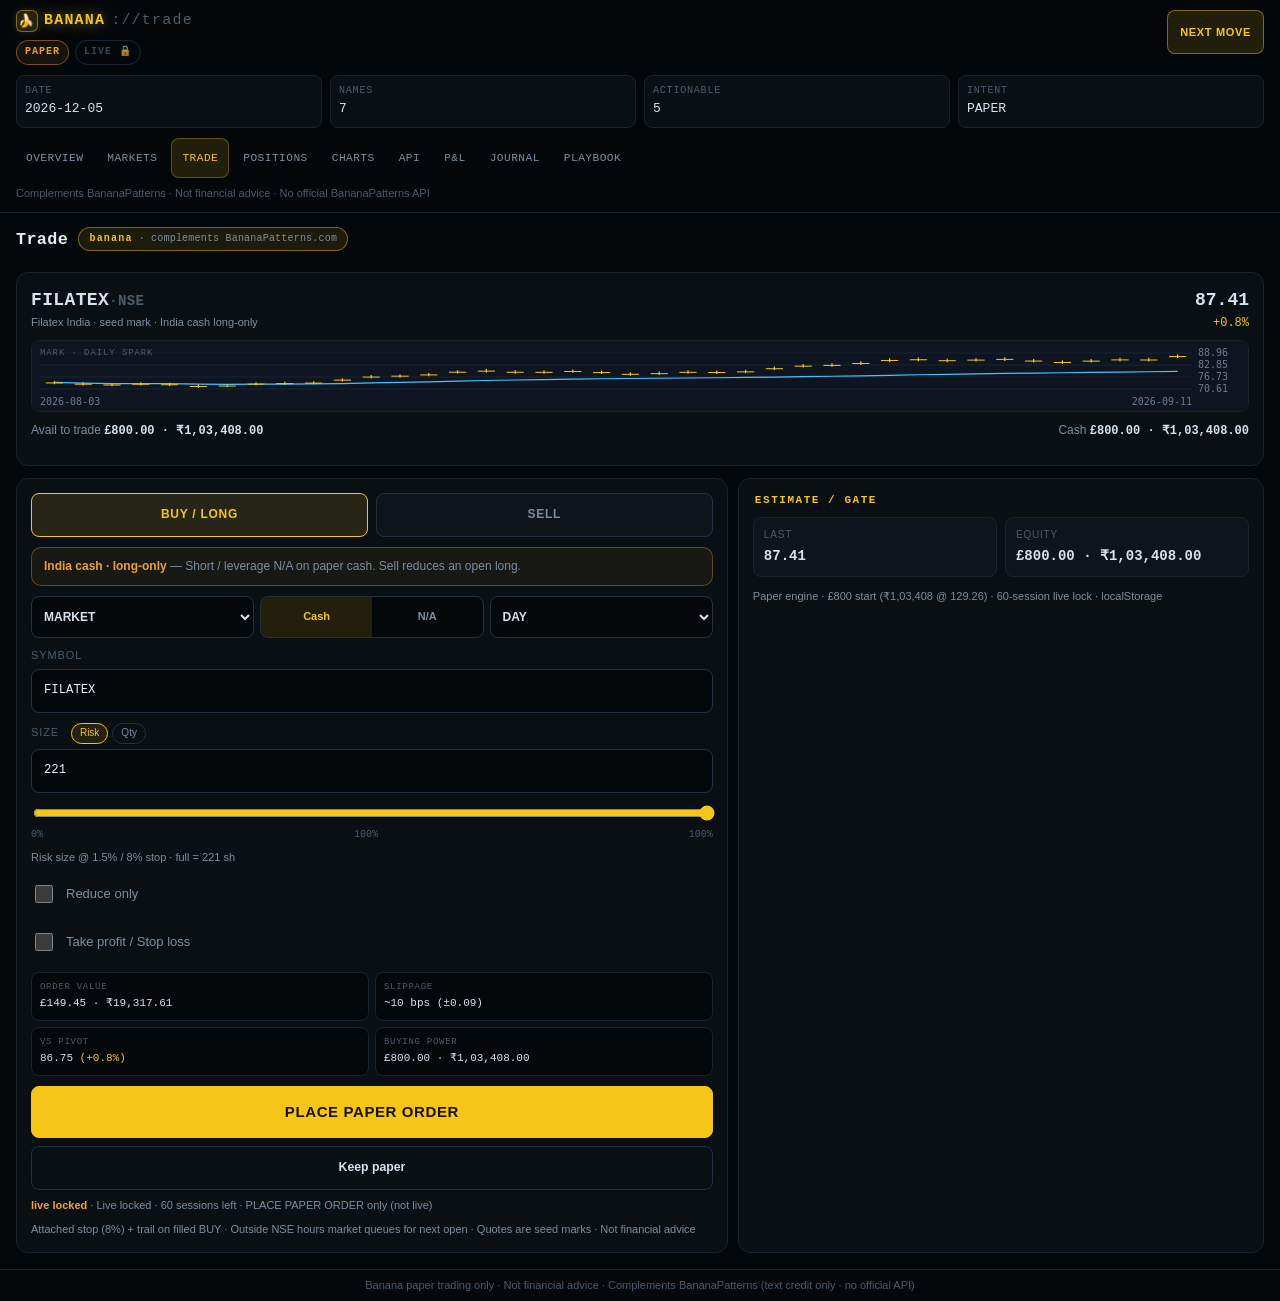
<file: index.html>
<!DOCTYPE html>
<html lang="en">
<head>
  <meta charset="utf-8" />
  <meta name="viewport" content="width=device-width, initial-scale=1, viewport-fit=cover" />
  <meta name="theme-color" content="#05080b" />
  <meta name="description" content="Banana paper desk for BananaPatterns — Karl Smith's private NSE paper-trading blotter (VCP / Blue sky). Not financial advice." />
  <meta name="application-name" content="Banana" />
  <meta name="mobile-web-app-capable" content="yes" />
  <meta name="apple-mobile-web-app-capable" content="yes" />
  <meta name="apple-mobile-web-app-status-bar-style" content="black-translucent" />
  <meta name="apple-mobile-web-app-title" content="Banana" />
  <title>BANANA :: trade</title>
  <link rel="manifest" href="./manifest.webmanifest" />
  <link rel="icon" type="image/png" sizes="192x192" href="./icons/icon-192.png" />
  <link rel="icon" type="image/png" sizes="512x512" href="./icons/icon-512.png" />
  <link rel="apple-touch-icon" href="./icons/apple-touch-icon.png" />
  <link rel="stylesheet" href="./styles.css" />
</head>
<body>
  <div class="desk-root">
    <header class="top safe-top">
      <div class="top-row">
        <div class="brand-block">
          <div class="logo"><span class="logo-chip" title="Banana" aria-hidden="true">🍌</span><i>BANANA</i><b>://trade</b></div>
          <div class="mode-pills" id="mode-pills">
            <span class="mode-pill paper on" id="pill-paper">PAPER</span>
            <span class="mode-pill live locked" id="pill-live" title="Live hard-locked">LIVE 🔒</span>
          </div>
        </div>
        <button type="button" class="btn-next" id="btn-next-move" title="Next playbook move">Next move</button>
      </div>
      <div class="stats" id="header-stats">
        <div class="stat"><div class="k">Date</div><div class="v" id="stat-date">—</div></div>
        <div class="stat"><div class="k">Names</div><div class="v" id="stat-names">—</div></div>
        <div class="stat"><div class="k">Actionable</div><div class="v" id="stat-actionable">—</div></div>
        <div class="stat"><div class="k">Intent</div><div class="v" id="stat-intent">—</div></div>
      </div>
      <nav class="desktop-nav" id="desktop-nav" aria-label="Banana"></nav>
      <div class="disclaimer-row">
        Complements BananaPatterns · Not financial advice · No official BananaPatterns API
      </div>
    </header>

    <div class="install-banner" id="install-banner">
      <span>Add Banana to Home Screen for a standalone paper blotter.</span>
      <button type="button" class="btn primary sm" id="install-btn">Install</button>
    </div>

    <main class="view panel" id="view"></main>

    <footer class="desk-foot">
      Banana paper trading only · Not financial advice · Complements BananaPatterns
      (text credit only · no official API)
    </footer>

    <nav class="bottom safe-bottom" id="bottom-tabs" aria-label="Primary"></nav>
  </div>

  <div class="nm-modal" id="nm-modal" aria-hidden="true">
    <div class="nm-sheet" role="dialog" aria-labelledby="nm-title">
      <span class="nm-action" id="nm-action">…</span>
      <h2 id="nm-title">Next move</h2>
      <div class="nm-body" id="nm-body">Loading…</div>
      <div class="nm-meta" id="nm-meta"></div>
      <button type="button" class="btn secondary nm-close" id="nm-close">Close</button>
    </div>
  </div>

  <script src="./app.js"></script>
</body>
</html>
</file>
<file: styles.css>
/* BANANA://trade — BananaPatterns yellow on near-black (distinct from green DESK/LONA) */

:root {
  color-scheme: dark;
  --bg: #05080b;
  --panel: #0a0f14;
  --panel2: #0d141b;
  --line: #18232e;
  --line2: #233240;
  --ink: #d6e2ee;
  --dim: #7b8ea1;
  --faint: #4a5c6d;
  --acc: #F5C518;
  --acc2: #31a8ff;
  --warn: #f0a02a;
  --bad: #e8544a;
  --pos: #F5C518;
  --neg: #e8544a;
  --r: 10px;
  --tap: 44px;
  --mono: ui-monospace, SFMono-Regular, "SF Mono", Menlo, Consolas, monospace;
  --sans: -apple-system, BlinkMacSystemFont, "Segoe UI", Inter, Roboto, sans-serif;
  --safe-b: env(safe-area-inset-bottom, 0px);
  --safe-t: env(safe-area-inset-top, 0px);
  /* aliases used by older class names in views */
  --border: var(--line);
  --muted: var(--dim);
  --text: var(--ink);
  --bright: #e8eef6;
  --green: var(--acc); /* banana yellow — not DESK lime */
  --red: var(--bad);
  --amber: var(--warn);
  --blue: var(--acc2);
  --accent: var(--acc);
}

*,
*::before,
*::after {
  box-sizing: border-box;
  -webkit-tap-highlight-color: transparent;
}

html,
body {
  margin: 0;
  background: var(--bg);
  color: var(--ink);
  font-family: var(--sans);
  font-size: 14px;
  line-height: 1.45;
  -webkit-font-smoothing: antialiased;
  min-height: 100%;
  overscroll-behavior-y: none;
}

* {
  scrollbar-width: thin;
  scrollbar-color: var(--line) var(--bg);
}

a {
  color: var(--acc2);
  text-decoration: none;
}
a:hover {
  text-decoration: underline;
}

button,
input,
select,
textarea {
  font: inherit;
  color: inherit;
}
button {
  background: none;
  border: none;
  cursor: pointer;
}

.num,
.mono {
  font-family: var(--mono);
  font-variant-numeric: tabular-nums;
}

.pos { color: var(--pos); }
.neg { color: var(--neg); }
.dim { color: var(--dim); }
.faint { color: var(--faint); }
.acc { color: var(--acc); }
.acc2 { color: var(--acc2); }
.warn { color: var(--warn); }
.muted { color: var(--dim); }
.bright { color: var(--bright); }
.amber { color: var(--warn); }

.desk-root {
  min-height: 100vh;
  min-height: 100dvh;
  display: flex;
  flex-direction: column;
}

.safe-top { padding-top: var(--safe-t); }
.safe-bottom { padding-bottom: var(--safe-b); }

/* ---- Header ---- */
header.top {
  position: sticky;
  top: 0;
  z-index: 40;
  background: rgba(5, 8, 11, 0.92);
  backdrop-filter: blur(10px);
  border-bottom: 1px solid var(--line);
  padding: 10px 14px 10px;
}

.top-row {
  display: flex;
  align-items: flex-start;
  justify-content: space-between;
  gap: 10px;
  flex-wrap: wrap;
  margin-bottom: 10px;
}

.brand-block {
  display: flex;
  flex-direction: column;
  gap: 8px;
  min-width: 0;
}

.logo {
  font-family: var(--mono);
  font-weight: 700;
  letter-spacing: 0.08em;
  font-size: 15px;
  display: inline-flex;
  align-items: center;
  gap: 6px;
  flex-wrap: wrap;
}
.logo-chip {
  display: inline-flex;
  align-items: center;
  justify-content: center;
  width: 22px;
  height: 22px;
  border-radius: 6px;
  font-size: 13px;
  line-height: 1;
  background: rgba(240, 200, 42, 0.14);
  border: 1px solid rgba(240, 200, 42, 0.45);
  box-shadow: 0 0 10px rgba(240, 200, 42, 0.15);
  flex-shrink: 0;
}
.logo i {
  color: var(--acc);
  font-style: normal;
  text-shadow: 0 0 14px rgba(245, 197, 24, 0.55);
}
.logo b {
  color: var(--faint);
  font-weight: 500;
}
.host-badge {
  display: inline-flex;
  align-items: center;
  gap: 6px;
  flex-wrap: wrap;
  font-family: var(--mono);
  font-size: 10px;
  font-weight: 700;
  letter-spacing: 0.06em;
  text-transform: none;
  color: #FFE566;
  border: 1px solid rgba(245, 197, 24, 0.45);
  background: rgba(245, 197, 24, 0.1);
  padding: 4px 10px;
  border-radius: 999px;
  vertical-align: middle;
  max-width: 100%;
}
.host-badge .host-name {
  letter-spacing: 0.12em;
  text-transform: lowercase;
  color: #F5C518;
}
.host-badge .host-credit {
  font-weight: 500;
  letter-spacing: 0.02em;
  color: var(--dim);
  text-transform: none;
}

.mode-pills {
  display: flex;
  gap: 6px;
  align-items: center;
}

.mode-pill {
  display: inline-flex;
  align-items: center;
  gap: 4px;
  font-size: 10px;
  letter-spacing: 0.1em;
  text-transform: uppercase;
  padding: 4px 8px;
  border-radius: 999px;
  border: 1px solid var(--line2);
  color: var(--dim);
  font-family: var(--mono);
  font-weight: 700;
}
.mode-pill.paper.on {
  color: var(--warn);
  border-color: rgba(240, 160, 42, 0.45);
  background: rgba(240, 160, 42, 0.08);
}
.mode-pill.live.locked {
  color: var(--faint);
  opacity: 0.75;
}
.mode-pill.live.on {
  color: var(--acc);
  border-color: rgba(245, 197, 24, 0.45);
  background: rgba(245, 197, 24, 0.1);
}

.btn-next {
  appearance: none;
  border: 1px solid rgba(245, 197, 24, 0.45);
  background: rgba(245, 197, 24, 0.12);
  color: var(--acc);
  font: 600 11px/1 var(--sans);
  letter-spacing: 0.06em;
  text-transform: uppercase;
  padding: 10px 12px;
  border-radius: 8px;
  min-height: var(--tap);
  cursor: pointer;
  white-space: nowrap;
}
.btn-next:active {
  transform: scale(0.98);
  background: rgba(245, 197, 24, 0.2);
}

.stats {
  display: grid;
  grid-template-columns: repeat(4, 1fr);
  gap: 8px;
}
.stat {
  background: var(--panel);
  border: 1px solid var(--line);
  border-radius: 8px;
  padding: 8px;
}
.stat .k {
  font-size: 10px;
  letter-spacing: 0.08em;
  text-transform: uppercase;
  color: var(--faint);
  font-family: var(--mono);
}
.stat .v {
  font-family: var(--mono);
  font-size: 13px;
  margin-top: 2px;
  color: var(--ink);
}

nav.desktop-nav {
  display: none;
  gap: 4px;
  flex-wrap: wrap;
  margin-top: 10px;
}
nav.desktop-nav a {
  min-height: 40px;
  padding: 8px 10px;
  border-radius: 8px;
  font-size: 0.8rem;
  letter-spacing: 0.04em;
  text-transform: uppercase;
  color: var(--dim);
  display: inline-flex;
  align-items: center;
  text-decoration: none;
  font-family: var(--mono);
}
nav.desktop-nav a:hover {
  color: var(--ink);
  background: var(--panel2);
  text-decoration: none;
}
nav.desktop-nav a.active {
  background: rgba(245, 197, 24, 0.12);
  color: var(--acc);
  border: 1px solid rgba(245, 197, 24, 0.3);
}

.disclaimer-row {
  display: none;
  margin-top: 8px;
  font-size: 11px;
  color: var(--faint);
}

main.view,
main.panel {
  flex: 1;
  max-width: 1600px;
  width: 100%;
  margin: 0 auto;
  padding: 10px 12px 96px;
}

footer.desk-foot {
  border-top: 1px solid var(--line);
  font-size: 11px;
  color: var(--faint);
  padding: 8px 16px;
  text-align: center;
  margin-bottom: 64px;
}

/* ---- Bottom nav (6 tabs) ---- */
nav.bottom {
  position: fixed;
  left: 0;
  right: 0;
  bottom: 0;
  z-index: 50;
  background: rgba(10, 15, 20, 0.96);
  border-top: 1px solid var(--line);
  display: grid;
  grid-template-columns: repeat(6, 1fr);
  padding: 6px 2px calc(6px + var(--safe-b));
  backdrop-filter: blur(10px);
}
nav.bottom a,
nav.bottom button.tab {
  padding: 6px 2px;
  color: var(--dim);
  font-size: 9px;
  letter-spacing: 0.04em;
  text-transform: uppercase;
  min-height: var(--tap);
  display: flex;
  flex-direction: column;
  align-items: center;
  justify-content: center;
  gap: 2px;
  text-decoration: none;
  background: none;
  border: 0;
  cursor: pointer;
  font-family: var(--mono);
}
nav.bottom a.on,
nav.bottom a.active,
nav.bottom button.tab.on,
nav.bottom button.tab.active {
  color: var(--acc);
}
nav.bottom .ico {
  display: block;
  font-size: 14px;
  line-height: 1;
  margin-bottom: 1px;
}

.more-sheet {
  display: none;
  position: fixed;
  left: 0;
  right: 0;
  bottom: calc(58px + var(--safe-b));
  z-index: 49;
  border-top: 1px solid var(--line);
  background: rgba(10, 15, 20, 0.98);
  padding: 10px 12px;
  grid-template-columns: repeat(3, 1fr);
  gap: 8px;
}
.more-sheet.open { display: grid; }
.more-sheet a {
  min-height: 44px;
  border-radius: 8px;
  padding: 8px;
  font-size: 0.8rem;
  text-align: center;
  display: inline-flex;
  align-items: center;
  justify-content: center;
  background: var(--bg);
  color: var(--dim);
  border: 1px solid var(--line);
  text-decoration: none;
  font-family: var(--mono);
  text-transform: uppercase;
  letter-spacing: 0.04em;
}
.more-sheet a.active {
  background: rgba(245, 197, 24, 0.12);
  color: var(--acc);
  border-color: rgba(245, 197, 24, 0.35);
}

/* ---- Panels / tables / buttons ---- */
.space-y {
  display: flex;
  flex-direction: column;
  gap: 12px;
}

.desk-panel,
.card {
  background: var(--panel);
  border: 1px solid var(--line);
  border-radius: 12px;
}

.desk-scroll {
  overflow-x: auto;
  -webkit-overflow-scrolling: touch;
}

.desk-table {
  width: 100%;
  font-size: 0.875rem;
  font-family: var(--mono);
  border-collapse: collapse;
}
.desk-table th {
  text-align: left;
  color: var(--faint);
  font-weight: 500;
  font-size: 10px;
  text-transform: uppercase;
  letter-spacing: 0.08em;
  padding: 8px 12px;
  border-bottom: 1px solid var(--line);
  white-space: nowrap;
}
.desk-table td {
  padding: 10px 12px;
  border-bottom: 1px solid rgba(24, 35, 46, 0.8);
  white-space: nowrap;
}

.desk-btn,
.btn {
  padding: 12px 14px;
  min-height: var(--tap);
  border-radius: 8px;
  font-size: 0.875rem;
  font-weight: 700;
  transition: background 0.12s;
  border: 1px solid var(--line2);
  background: var(--panel2);
  cursor: pointer;
  display: inline-flex;
  align-items: center;
  justify-content: center;
  gap: 6px;
}
.desk-btn:hover:not(:disabled),
.btn:hover:not(:disabled) {
  background: rgba(35, 50, 64, 0.5);
}
.desk-btn:disabled,
.btn:disabled {
  opacity: 0.45;
  cursor: not-allowed;
}
.btn.sm {
  min-height: 36px;
  padding: 8px 12px;
  font-size: 12px;
}
.btn.primary,
.desk-btn-primary {
  background: rgba(245, 197, 24, 0.16);
  border-color: rgba(245, 197, 24, 0.4);
  color: var(--bright);
}
.btn.primary:hover:not(:disabled),
.desk-btn-primary:hover:not(:disabled) {
  background: rgba(245, 197, 24, 0.28);
}
.btn.live,
.btn.cta {
  background: var(--acc);
  color: #1a1400;
  border-color: var(--acc);
  width: 100%;
  font-size: 15px;
  padding: 14px;
  letter-spacing: 0.04em;
  text-transform: uppercase;
}
.btn.live.sell-mode {
  background: var(--bad);
  border-color: var(--bad);
  color: #fff;
}
.btn.secondary {
  width: 100%;
  margin-top: 8px;
  background: transparent;
  color: var(--ink);
}
.desk-btn-buy {
  background: rgba(245, 197, 24, 0.12);
  border-color: var(--acc);
  color: var(--acc);
}
.desk-btn-sell {
  background: rgba(232, 84, 74, 0.12);
  border-color: var(--bad);
  color: var(--bad);
}

.desk-input,
.field input,
.field select,
.field textarea {
  background: var(--bg);
  border: 1px solid var(--line2);
  border-radius: 8px;
  padding: 12px;
  min-height: var(--tap);
  font-size: 0.875rem;
  color: var(--bright);
  font-family: var(--mono);
  width: 100%;
  outline: none;
}
.desk-input:focus,
.field input:focus,
.field select:focus {
  border-color: var(--acc2);
}
textarea.desk-input {
  min-height: 80px;
  resize: vertical;
  font-family: inherit;
}

label.field,
.field {
  display: block;
  margin-bottom: 10px;
}
label.field > span,
.field > span,
label.field {
  font-size: 11px;
  color: var(--faint);
  letter-spacing: 0.08em;
  text-transform: uppercase;
}
label.field .desk-input,
.field input,
.field select {
  margin-top: 5px;
  display: block;
}

label.check,
.check-row {
  display: flex;
  align-items: center;
  gap: 10px;
  font-size: 13px;
  min-height: 40px;
  cursor: pointer;
  color: var(--dim);
  margin: 8px 0;
}
label.check input[type="checkbox"],
.check-row input {
  width: 18px;
  height: 18px;
  accent-color: var(--acc);
}

h1.page-title {
  color: var(--bright);
  font-size: 1.2rem;
  font-weight: 700;
  margin: 0;
  font-family: var(--mono);
  letter-spacing: 0.02em;
}
.page-sub {
  font-size: 0.85rem;
  color: var(--dim);
  margin: 2px 0 0;
}
.page-hint {
  font-size: 11px;
  color: var(--faint);
  margin: 4px 0 0;
}
.sec {
  font-size: 11px;
  letter-spacing: 0.14em;
  text-transform: uppercase;
  color: var(--acc);
  font-weight: 700;
  margin: 8px 2px;
  font-family: var(--mono);
}

.kpis {
  display: grid;
  grid-template-columns: repeat(2, minmax(0, 1fr));
  gap: 8px;
}
.kpi {
  padding: 12px;
}
.kpi-label {
  font-size: 10px;
  text-transform: uppercase;
  letter-spacing: 0.08em;
  color: var(--faint);
  font-family: var(--mono);
}
.kpi-val {
  margin-top: 4px;
  font-size: 0.875rem;
}

.money {
  font-family: var(--mono);
}
.money .gbp { display: block; line-height: 1.25; font-weight: 600; }
.money .inr {
  display: block;
  line-height: 1.25;
  font-size: 11px;
  opacity: 0.8;
  margin-top: 2px;
}

.grid-3, .grid-2 { display: grid; gap: 12px; }
.panel-head {
  padding: 8px 12px;
  border-bottom: 1px solid var(--line);
  display: flex;
  justify-content: space-between;
  align-items: center;
  gap: 8px;
  flex-wrap: wrap;
}
.panel-head h2,
.pad h2 {
  margin: 0;
  color: var(--bright);
  font-weight: 600;
  font-size: 0.85rem;
  font-family: var(--mono);
  letter-spacing: 0.04em;
  text-transform: uppercase;
}
.pad { padding: 14px; }
.pad-sm { padding: 12px; }
.empty {
  padding: 16px;
  font-size: 0.875rem;
  color: var(--dim);
  text-align: center;
}
.flex-end {
  display: flex;
  align-items: flex-end;
  justify-content: space-between;
  gap: 12px;
  flex-wrap: wrap;
}
.tag-row {
  display: flex;
  gap: 8px;
  flex-wrap: wrap;
}
.msg {
  font-size: 0.875rem;
  font-family: var(--mono);
  padding: 8px;
  border-radius: 8px;
  border: 1px solid;
}
.msg.ok {
  border-color: rgba(245, 197, 24, 0.4);
  color: var(--pos);
}
.msg.err {
  border-color: rgba(232, 84, 74, 0.4);
  color: var(--neg);
}
.tone-green { background: rgba(245, 197, 24, 0.07); } /* banana yellow panel tint */
.tone-red { background: rgba(232, 84, 74, 0.05); }
.tone-amber { border-color: rgba(240, 160, 42, 0.35); }
.banner {
  border: 1px solid var(--line2);
  background: var(--panel2);
  border-radius: 10px;
  padding: 10px 12px;
  margin-bottom: 10px;
  font-size: 12px;
  color: var(--dim);
}
.banner b { color: var(--warn); }
.warn-banner {
  border-color: rgba(240, 160, 42, 0.35);
  background: rgba(240, 160, 42, 0.06);
}
.pill {
  display: inline-block;
  padding: 2px 8px;
  border-radius: 999px;
  font-size: 10px;
  font-weight: 700;
  border: 1px solid var(--line2);
}
.pill.pos { color: var(--pos); background: rgba(245, 197, 24, 0.08); }
.pill.warn { color: var(--warn); background: rgba(240, 160, 42, 0.08); }
.pill.neg { color: var(--neg); background: rgba(232, 84, 74, 0.08); }

code {
  color: var(--acc2);
  font-size: 0.85em;
}

.install-banner {
  display: none;
  max-width: 1600px;
  margin: 8px auto 0;
  padding: 8px 12px;
  font-size: 12px;
  color: var(--ink);
  background: var(--panel);
  border: 1px solid var(--line);
  border-radius: 10px;
  align-items: center;
  justify-content: space-between;
  gap: 8px;
  width: calc(100% - 24px);
}
.install-banner.show { display: flex; }

.w-full { width: 100%; }
.hidden { display: none !important; }
.side-buy, .side-sell { flex: 1; }

canvas.chart {
  width: 100%;
  display: block;
  border-radius: 8px;
  border: 1px solid var(--line);
  background: var(--bg);
}
.truncate {
  overflow: hidden;
  text-overflow: ellipsis;
  max-width: 220px;
}

/* ---- Trade ticket (HL-like) ---- */
.tr-head {
  display: flex;
  justify-content: space-between;
  align-items: flex-start;
  gap: 10px;
  margin-bottom: 8px;
}
.tr-pair {
  font-size: 18px;
  font-weight: 800;
  letter-spacing: 0.02em;
  font-family: var(--mono);
}
.tr-pair .q {
  color: var(--faint);
  font-weight: 600;
  font-size: 14px;
}
.tr-px { text-align: right; }
.tr-px .mid {
  font-size: 18px;
  font-weight: 700;
  font-family: var(--mono);
}
.tr-px .chg {
  font-size: 12px;
  margin-top: 2px;
  font-family: var(--mono);
}
.sub {
  color: var(--dim);
  font-size: 11px;
  margin-top: 2px;
}
.avail-row {
  display: flex;
  justify-content: space-between;
  gap: 8px;
  font-size: 12px;
  margin: 6px 0 10px;
  color: var(--dim);
}
.avail-row b {
  color: var(--ink);
  font-family: var(--mono);
}
.chart-box {
  height: 72px;
  margin: 0 0 10px;
  border: 1px solid var(--line);
  border-radius: 8px;
  background: var(--bg);
  position: relative;
  overflow: hidden;
}
.chart-box canvas {
  width: 100%;
  height: 100%;
  display: block;
}
.chart-label {
  position: absolute;
  left: 8px;
  top: 6px;
  font-size: 9px;
  letter-spacing: 0.1em;
  text-transform: uppercase;
  color: var(--faint);
  z-index: 1;
  font-family: var(--mono);
}

.side {
  display: grid;
  grid-template-columns: 1fr 1fr;
  gap: 8px;
  margin-bottom: 10px;
}
.side button {
  padding: 12px;
  border-radius: 8px;
  border: 1px solid var(--line2);
  background: var(--panel2);
  font-weight: 700;
  letter-spacing: 0.06em;
  min-height: var(--tap);
  text-transform: uppercase;
  font-size: 12px;
  color: var(--dim);
}
.side button.buy.on {
  background: rgba(245, 197, 24, 0.12);
  border-color: var(--acc);
  color: var(--acc);
}
.side button.sell.on {
  background: rgba(232, 84, 74, 0.12);
  border-color: var(--bad);
  color: var(--bad);
}
.side button:disabled {
  opacity: 0.4;
  cursor: not-allowed;
}

.mode-row {
  display: grid;
  grid-template-columns: 1fr 1fr 1fr;
  gap: 6px;
  margin-bottom: 10px;
}
.mode-row select,
.seg {
  width: 100%;
  background: var(--bg);
  border: 1px solid var(--line2);
  border-radius: 8px;
  padding: 10px 8px;
  font-size: 12px;
  font-weight: 700;
  min-height: 42px;
}
.seg {
  display: grid;
  grid-template-columns: 1fr 1fr;
  padding: 0;
  overflow: hidden;
}
.seg button {
  padding: 10px 4px;
  font-size: 11px;
  font-weight: 700;
  color: var(--dim);
}
.seg button.on {
  background: rgba(245, 197, 24, 0.12);
  color: var(--acc);
}

.size-toggle {
  display: inline-flex;
  gap: 4px;
  margin-left: 8px;
  vertical-align: middle;
}
.size-toggle button {
  font-size: 10px;
  padding: 2px 8px;
  border-radius: 999px;
  border: 1px solid var(--line2);
  color: var(--dim);
  text-transform: none;
  letter-spacing: 0;
  min-height: auto;
}
.size-toggle button.on {
  border-color: var(--acc);
  color: var(--acc);
  background: rgba(245, 197, 24, 0.1);
}

.slider-wrap { margin: 4px 0 12px; }
.slider-wrap input[type="range"] {
  width: 100%;
  accent-color: var(--acc);
}
.pct-row {
  display: flex;
  justify-content: space-between;
  font-size: 10px;
  color: var(--faint);
  margin-top: 2px;
  font-family: var(--mono);
}

.tpsl-fields {
  display: grid;
  grid-template-columns: 1fr 1fr;
  gap: 8px;
  margin-bottom: 8px;
}
.est-grid {
  display: grid;
  grid-template-columns: 1fr 1fr;
  gap: 6px;
  margin: 10px 0;
  font-size: 11px;
}
.est-grid .e {
  background: var(--bg);
  border: 1px solid var(--line);
  border-radius: 8px;
  padding: 8px;
}
.est-grid .k {
  color: var(--faint);
  font-size: 9px;
  letter-spacing: 0.08em;
  text-transform: uppercase;
  font-family: var(--mono);
}
.est-grid .v {
  font-family: var(--mono);
  margin-top: 2px;
}

.trade-layout { display: grid; gap: 10px; }
.ticket-grid { display: grid; gap: 12px; }
.play-grid { display: grid; gap: 12px; }
.halt-cap {
  margin-top: 8px;
  font-size: 11px;
  color: var(--dim);
}
.halt-cap b { color: var(--warn); }

/* Next-move modal */
.nm-modal {
  position: fixed;
  inset: 0;
  z-index: 80;
  background: rgba(0, 0, 0, 0.55);
  display: none;
  align-items: flex-end;
  justify-content: center;
  padding: 12px;
  padding-bottom: calc(12px + var(--safe-b));
}
.nm-modal.on { display: flex; }
.nm-sheet {
  width: min(560px, 100%);
  max-height: min(78vh, 640px);
  overflow: auto;
  background: var(--panel);
  border: 1px solid var(--line2);
  border-radius: 14px;
  padding: 14px 14px 16px;
  box-shadow: 0 20px 50px rgba(0, 0, 0, 0.45);
}
.nm-sheet h2 {
  margin: 0 0 6px;
  font-size: 15px;
  color: var(--ink);
  font-family: var(--mono);
}
.nm-sheet .nm-action {
  display: inline-block;
  font-size: 10px;
  letter-spacing: 0.1em;
  text-transform: uppercase;
  padding: 3px 8px;
  border-radius: 999px;
  margin-bottom: 8px;
  border: 1px solid var(--line2);
  color: var(--dim);
  font-family: var(--mono);
}
.nm-sheet .nm-action.WAIT {
  color: var(--warn);
  border-color: rgba(240, 160, 42, 0.4);
}
.nm-sheet .nm-action.READY {
  color: var(--pos);
  border-color: rgba(245, 197, 24, 0.45);
}
.nm-sheet .nm-action.REASSESS {
  color: var(--bad);
  border-color: rgba(232, 84, 74, 0.4);
}
.nm-sheet .nm-body {
  font-size: 13px;
  line-height: 1.45;
  color: var(--ink);
  white-space: pre-wrap;
}
.nm-sheet .nm-meta {
  margin-top: 10px;
  font-size: 11px;
  color: var(--dim);
  font-family: var(--mono);
}
.nm-sheet .nm-close { margin-top: 12px; width: 100%; }

.min-w-720 { min-width: 720px; }
.min-w-800 { min-width: 800px; }
.min-w-560 { min-width: 560px; }
.min-w-480 { min-width: 480px; }
.min-w-420 { min-width: 420px; }

@media (min-width: 480px) {
  .money .gbp { font-size: 12px; }
  nav.bottom a, nav.bottom button.tab { font-size: 10px; }
}

@media (min-width: 640px) {
  header.top { padding-left: 16px; padding-right: 16px; }
  main.view { padding: 14px 16px 96px; }
  .kpis { gap: 12px; }
}

@media (min-width: 768px) {
  .kpis { grid-template-columns: repeat(3, minmax(0, 1fr)); }
}

@media (min-width: 900px) {
  .trade-layout { grid-template-columns: 1.15fr 0.85fr; }
  .ticket-grid { grid-template-columns: 1.1fr 0.9fr; }
}

@media (min-width: 1024px) {
  nav.desktop-nav { display: flex; }
  nav.bottom { display: none; }
  .more-sheet { display: none !important; }
  main.view { padding-bottom: 16px; }
  footer.desk-foot { margin-bottom: 0; }
  .disclaimer-row { display: block; }
  .kpis { grid-template-columns: repeat(6, minmax(0, 1fr)); }
  .grid-3 { grid-template-columns: 2fr 1fr; }
  .grid-2 { grid-template-columns: 1fr 1fr; }
  .play-grid { grid-template-columns: 1fr 1fr; }
}
</file>
